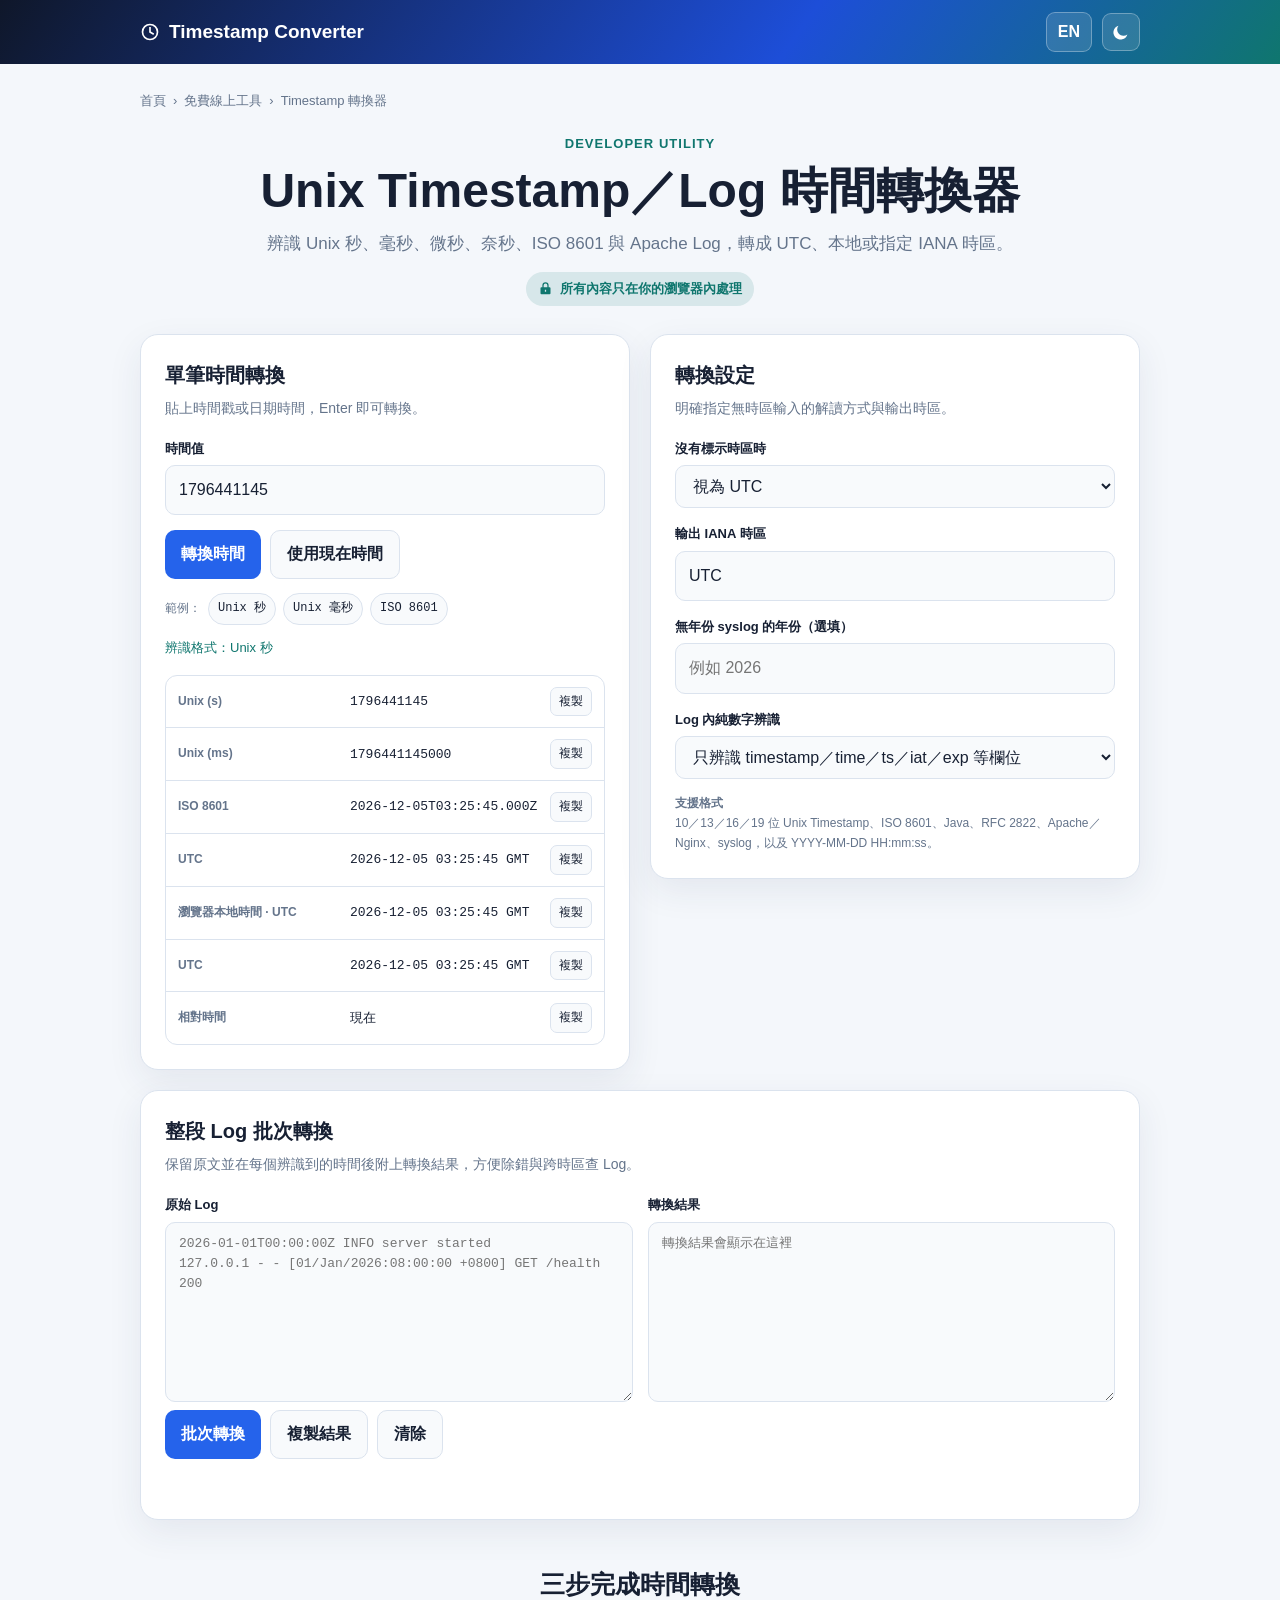
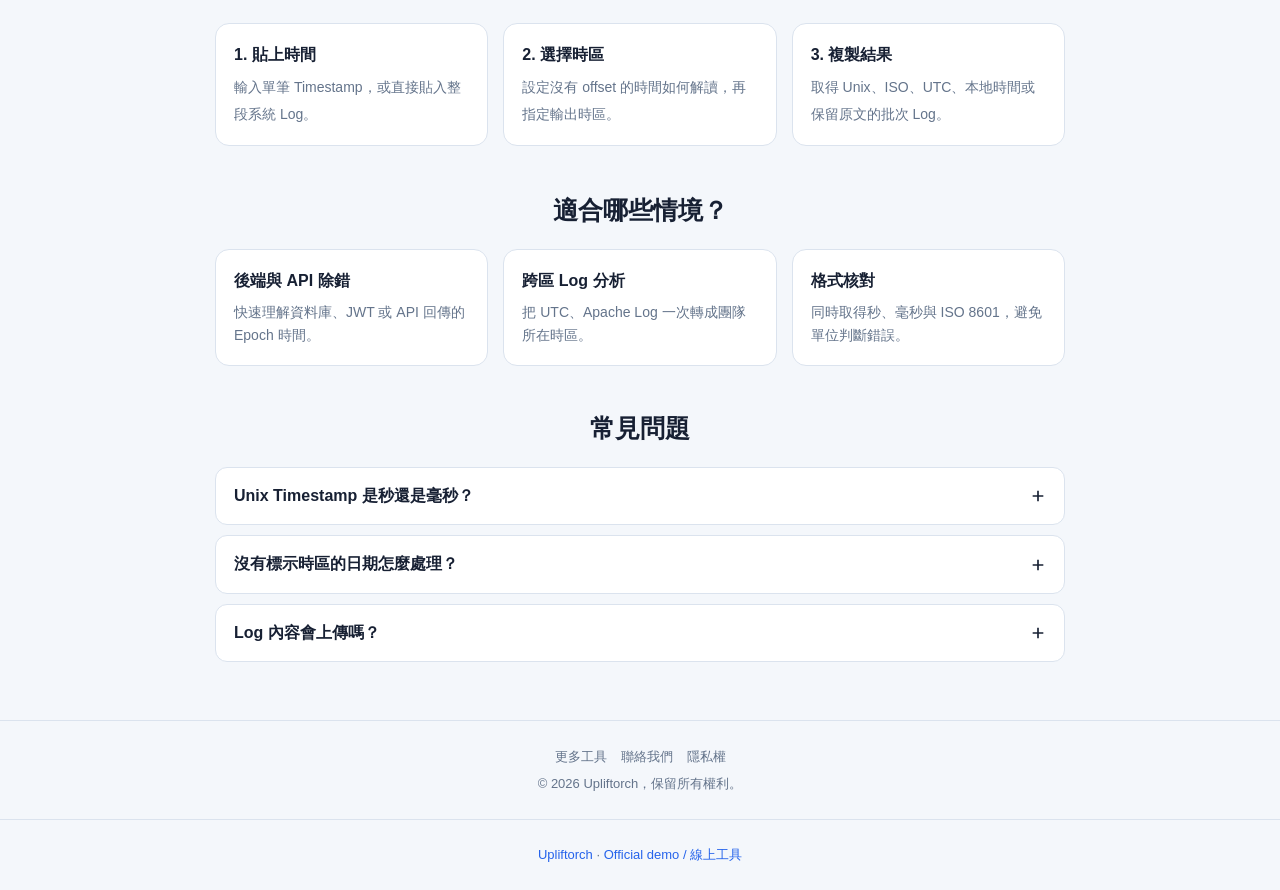
<file: index.html>
<!DOCTYPE html>
<html lang="zh-TW">
<head>
  <meta charset="UTF-8">
  <meta name="viewport" content="width=device-width,initial-scale=1">
  <link rel="canonical" href="https://upliftorch.com/tools/timestamp-converter/">
  <link rel="alternate" hreflang="zh-TW" href="https://upliftorch.com/tools/timestamp-converter/">
  <link rel="alternate" hreflang="en" href="https://upliftorch.com/tools/timestamp-converter/en/">
  <link rel="alternate" hreflang="x-default" href="https://upliftorch.com/tools/timestamp-converter/en/">
  <title>Unix Timestamp 轉換器｜Log 時間批次轉換、ISO 8601 與時區換算</title>
  <meta name="description" content="免費 Unix Timestamp 與 Log 時間轉換器，支援秒、毫秒、微秒、奈秒、ISO 8601、Apache Log，整段批次轉成指定時區。資料只在瀏覽器處理。">
  <meta name="keywords" content="Unix Timestamp 轉換器,時間戳轉換,Epoch Converter,Log 時間轉換,ISO 8601,時區轉換">
  <meta property="og:title" content="Unix Timestamp／Log 時間轉換器">
  <meta property="og:description" content="單筆或整段 Log 批次辨識，快速轉成 UTC、本地與指定時區。">
  <meta property="og:type" content="website">
  <link rel="icon" type="image/svg+xml" href="favicon.svg">
  <link rel="stylesheet" href="styles.css">
  <script type="application/ld+json">{"@context":"https://schema.org","@type":"WebApplication","name":"Unix Timestamp／Log 時間轉換器","url":"https://upliftorch.com/tools/timestamp-converter/","applicationCategory":"DeveloperApplication","operatingSystem":"All","description":"支援 Unix Timestamp、ISO 8601 與 Log 時間批次轉換的免費瀏覽器工具","offers":{"@type":"Offer","price":"0","priceCurrency":"TWD"}}</script>
</head>
<body>
  <header><div class="header-inner"><a class="brand" href="https://upliftorch.com/tools/timestamp-converter/"><span class="icon icon-clock" aria-hidden="true"></span><span>Timestamp Converter</span></a><div class="header-actions"><a href="https://upliftorch.com/tools/timestamp-converter/en/">EN</a><button class="theme-toggle" id="themeToggle" type="button" aria-label="切換深色模式"><span class="icon icon-moon" id="themeIcon" aria-hidden="true"></span></button></div></div></header>
  <main class="container">
    <nav class="breadcrumb" aria-label="麵包屑"><a href="https://upliftorch.com/">首頁</a><span>›</span><a href="https://upliftorch.com/tools">免費線上工具</a><span>›</span><span aria-current="page">Timestamp 轉換器</span></nav>
    <section class="hero"><div class="eyebrow">Developer Utility</div><h1>Unix Timestamp／Log 時間轉換器</h1><p>辨識 Unix 秒、毫秒、微秒、奈秒、ISO 8601 與 Apache Log，轉成 UTC、本地或指定 IANA 時區。</p><div class="privacy-note"><span class="icon icon-lock" aria-hidden="true"></span><span>所有內容只在你的瀏覽器內處理</span></div></section>

    <section class="tool-grid" aria-label="時間轉換工具">
      <div class="card">
        <h2>單筆時間轉換</h2><p class="card-intro">貼上時間戳或日期時間，Enter 即可轉換。</p>
        <div class="field"><label for="timestampInput">時間值</label><input class="input" id="timestampInput" autocomplete="off" spellcheck="false" placeholder="例如 1767225600 或 2026-01-01T00:00:00Z"></div>
        <div class="button-row"><button class="btn btn-primary" id="convertBtn" type="button">轉換時間</button><button class="btn btn-secondary" id="nowBtn" type="button">使用現在時間</button></div>
        <div class="examples"><span>範例：</span><button class="chip" type="button" data-example="1767225600">Unix 秒</button><button class="chip" type="button" data-example="1767225600000">Unix 毫秒</button><button class="chip" type="button" data-example="2026-01-01T00:00:00Z">ISO 8601</button></div>
        <div class="status" id="inputStatus" aria-live="polite"></div><div class="result-panel" id="resultPanel" hidden></div>
      </div>
      <div class="card">
        <h2>轉換設定</h2><p class="card-intro">明確指定無時區輸入的解讀方式與輸出時區。</p>
        <div class="field"><label for="naiveMode">沒有標示時區時</label><select class="select" id="naiveMode"><option value="utc">視為 UTC</option><option value="local">視為瀏覽器本地時間</option><option value="zone">使用指定來源時區</option></select></div>
        <div class="field" id="sourceZoneField" hidden><label for="sourceZone">來源 IANA 時區</label><input class="input" id="sourceZone" list="timezoneList" placeholder="Asia/Tokyo" autocomplete="off"></div>
        <div class="field"><label for="outputZone">輸出 IANA 時區</label><input class="input" id="outputZone" list="timezoneList" placeholder="Asia/Taipei" autocomplete="off"><datalist id="timezoneList"></datalist></div>
        <div class="field"><label for="syslogYear">無年份 syslog 的年份（選填）</label><input class="input" id="syslogYear" type="number" min="1970" max="9999" placeholder="例如 2026"></div>
        <div class="field"><label for="numericMode">Log 內純數字辨識</label><select class="select" id="numericMode"><option value="contextual">只辨識 timestamp／time／ts／iat／exp 等欄位</option><option value="all">辨識全部 10／13／16／19 位數字</option></select></div>
        <div class="supported"><strong>支援格式</strong><br>10／13／16／19 位 Unix Timestamp、ISO 8601、Java、RFC 2822、Apache／Nginx、syslog，以及 YYYY-MM-DD HH:mm:ss。</div>
      </div>
      <div class="card full">
        <h2>整段 Log 批次轉換</h2><p class="card-intro">保留原文並在每個辨識到的時間後附上轉換結果，方便除錯與跨時區查 Log。</p>
        <div class="log-grid"><div><label for="logInput">原始 Log</label><textarea class="textarea" id="logInput" spellcheck="false" placeholder="2026-01-01T00:00:00Z INFO server started&#10;127.0.0.1 - - [01/Jan/2026:08:00:00 +0800] GET /health 200"></textarea></div><div><label for="logOutput">轉換結果</label><textarea class="textarea output" id="logOutput" readonly placeholder="轉換結果會顯示在這裡"></textarea></div></div>
        <div class="button-row"><button class="btn btn-primary" id="logConvertBtn" type="button">批次轉換</button><button class="btn btn-secondary" id="copyLogBtn" type="button">複製結果</button><button class="btn btn-secondary" id="logClearBtn" type="button">清除</button></div><div class="status" id="logStatus" aria-live="polite"></div>
      </div>
    </section>

    <section class="content"><h2>三步完成時間轉換</h2><div class="steps"><div class="step"><strong>1. 貼上時間</strong><span>輸入單筆 Timestamp，或直接貼入整段系統 Log。</span></div><div class="step"><strong>2. 選擇時區</strong><span>設定沒有 offset 的時間如何解讀，再指定輸出時區。</span></div><div class="step"><strong>3. 複製結果</strong><span>取得 Unix、ISO、UTC、本地時間或保留原文的批次 Log。</span></div></div></section>
    <section class="content"><h2>適合哪些情境？</h2><div class="feature-grid"><div class="feature"><strong>後端與 API 除錯</strong><p>快速理解資料庫、JWT 或 API 回傳的 Epoch 時間。</p></div><div class="feature"><strong>跨區 Log 分析</strong><p>把 UTC、Apache Log 一次轉成團隊所在時區。</p></div><div class="feature"><strong>格式核對</strong><p>同時取得秒、毫秒與 ISO 8601，避免單位判斷錯誤。</p></div></div></section>
    <section class="content faq"><h2>常見問題</h2>
      <div class="faq-item"><button class="faq-question" type="button" aria-expanded="false">Unix Timestamp 是秒還是毫秒？</button><div class="faq-answer" hidden>常見 Unix Timestamp 是從 1970-01-01 UTC 起算的秒數；JavaScript 等環境也常使用毫秒。本工具依位數辨識 10、13、16、19 位數值。</div></div>
      <div class="faq-item"><button class="faq-question" type="button" aria-expanded="false">沒有標示時區的日期怎麼處理？</button><div class="faq-answer" hidden>預設視為 UTC，避免因電腦所在位置不同而得到不同答案。若 Log 確定使用本機時間，可改選「瀏覽器本地時間」。</div></div>
      <div class="faq-item"><button class="faq-question" type="button" aria-expanded="false">Log 內容會上傳嗎？</button><div class="faq-answer" hidden>不會。時間辨識與轉換都由瀏覽器中的 JavaScript 完成，輸入內容不會送到伺服器。</div></div>
    </section>
  </main>
  <footer data-seo-bar data-seo-cta><nav><a href="https://upliftorch.com/tools">更多工具</a><a href="https://upliftorch.com/contact">聯絡我們</a><a href="https://upliftorch.com/privacy-policy">隱私權</a></nav><p>© <span id="year"></span> Upliftorch，保留所有權利。</p></footer>
  <script src="core.js"></script><script src="app.js"></script>
<script>document.querySelectorAll(".current-year").forEach(function (el) { el.textContent = new Date().getFullYear(); });</script>

<footer class="open-source-attribution" style="padding:24px;text-align:center"><a href="https://upliftorch.com/">Upliftorch</a> · <a href="https://upliftorch.com/tools/timestamp-converter/">Official demo / 線上工具</a></footer>
</body>
</html>
</file>
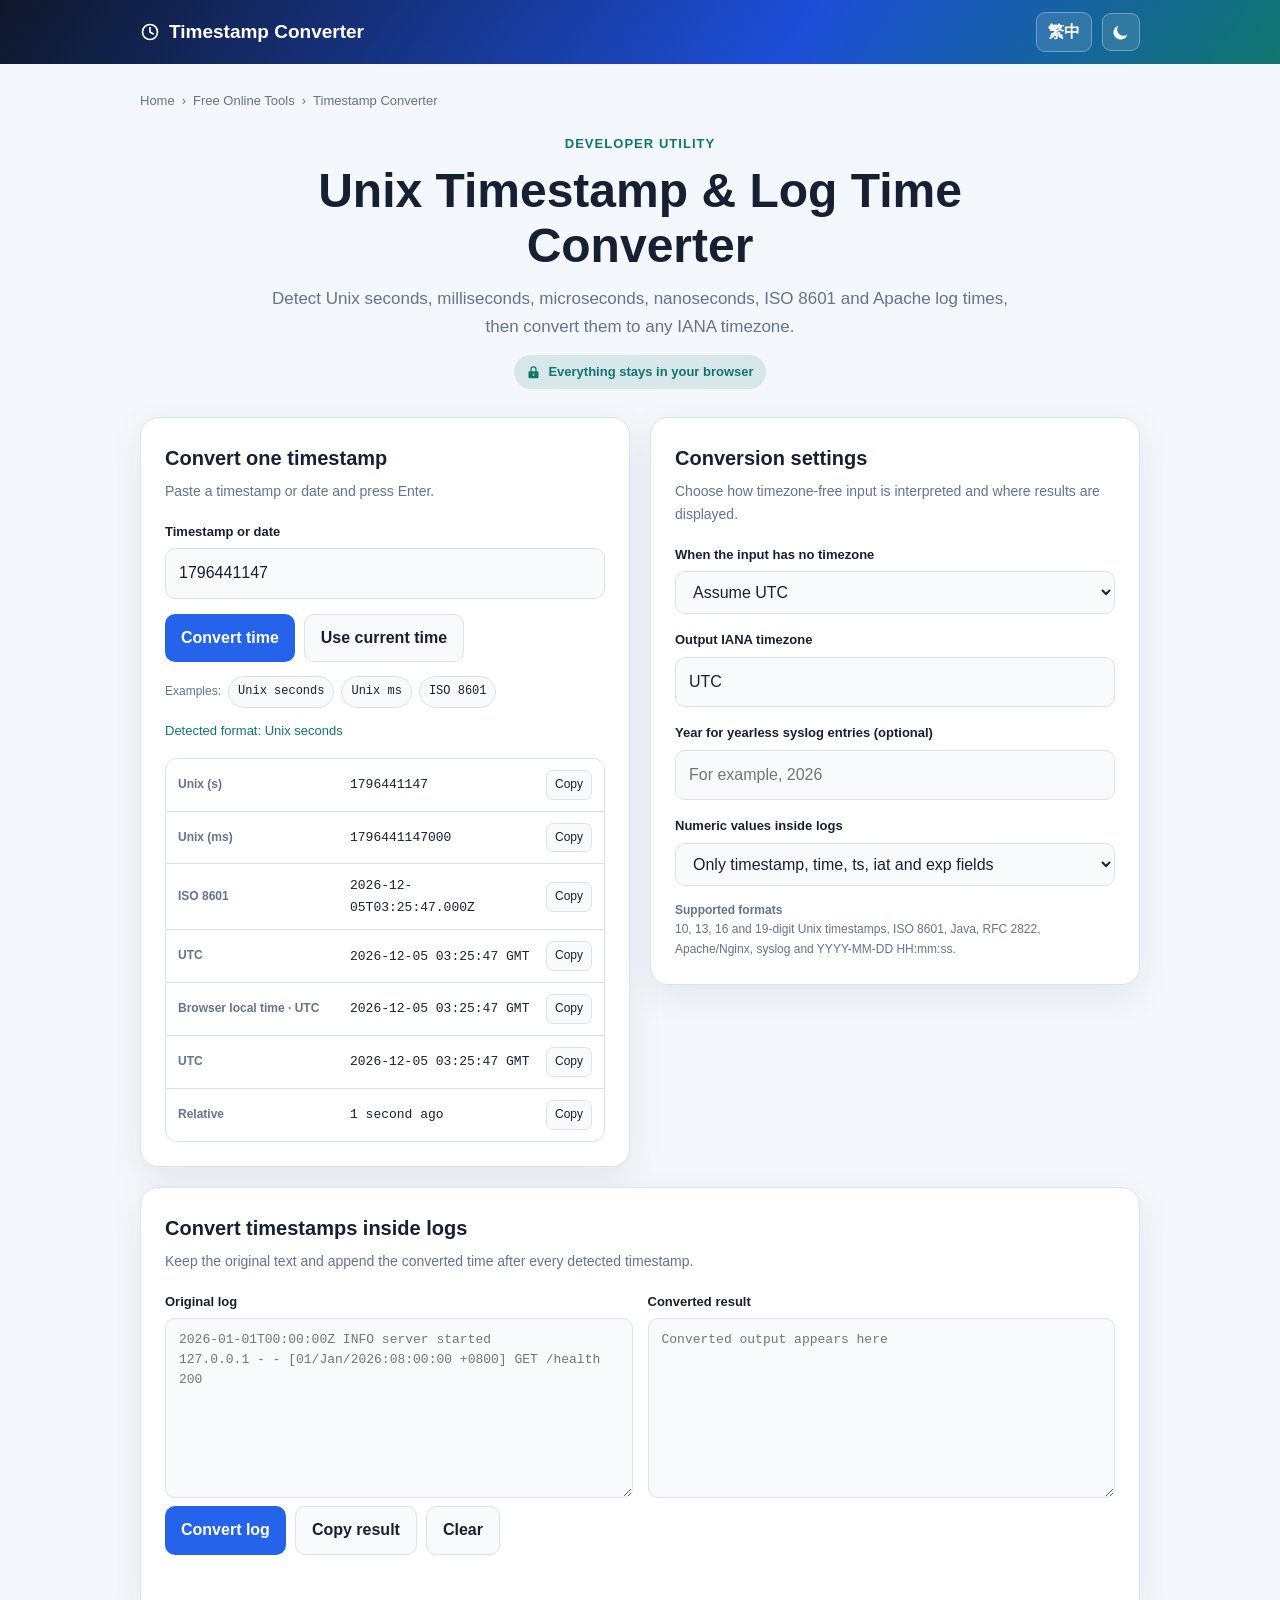
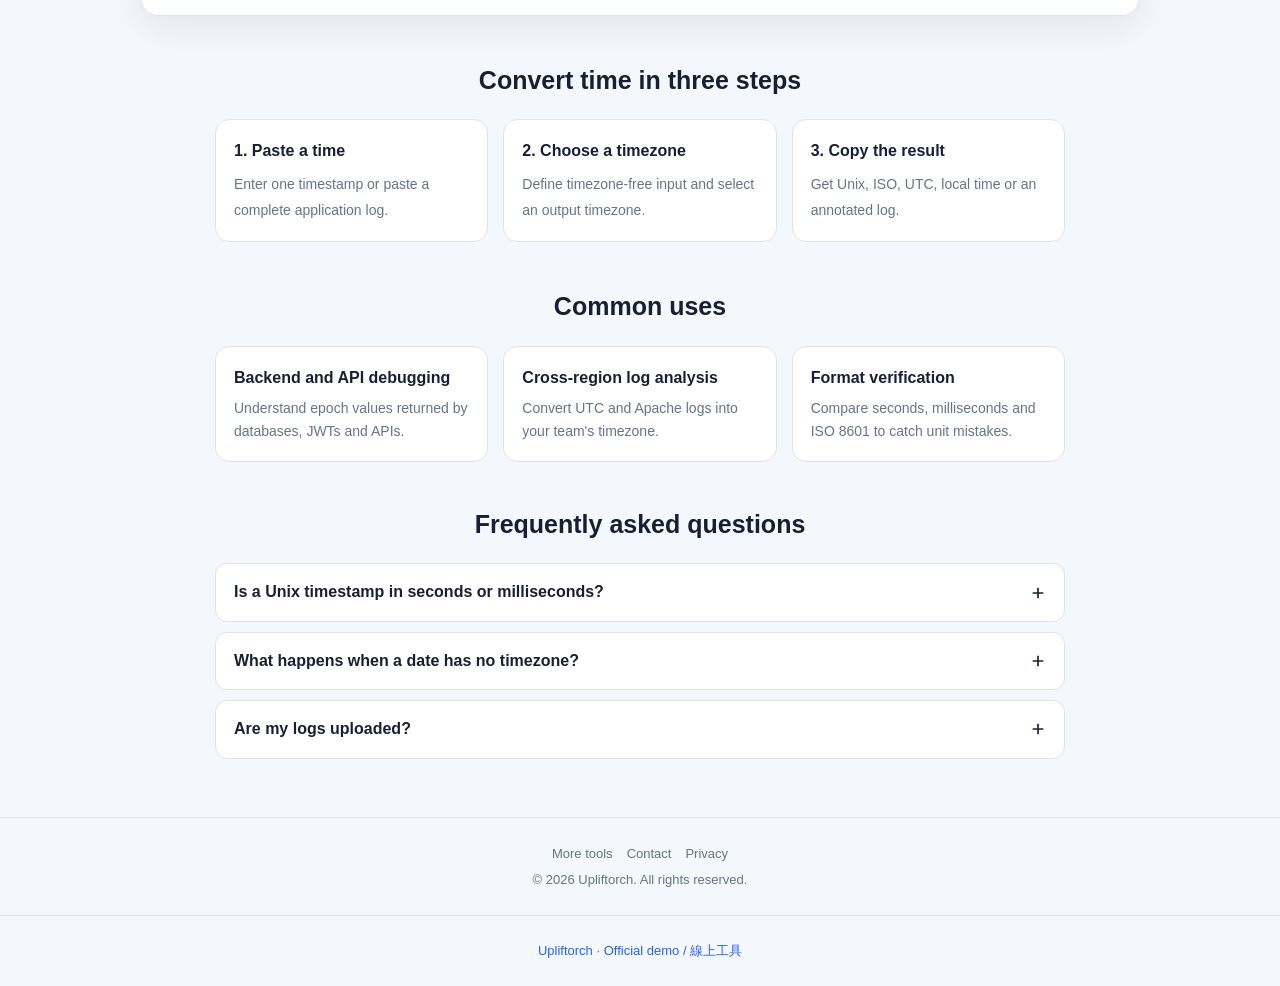
<file: en/index.html>
<!DOCTYPE html>
<html lang="en">
<head>
  <meta charset="UTF-8">
  <meta name="viewport" content="width=device-width,initial-scale=1">
  <link rel="canonical" href="https://upliftorch.com/tools/timestamp-converter/en/">
  <link rel="alternate" hreflang="zh-TW" href="https://upliftorch.com/tools/timestamp-converter/">
  <link rel="alternate" hreflang="en" href="https://upliftorch.com/tools/timestamp-converter/en/">
  <link rel="alternate" hreflang="x-default" href="https://upliftorch.com/tools/timestamp-converter/en/">
  <title>Unix Timestamp Converter — Convert Epoch, ISO 8601 and Log Times</title>
  <meta name="description" content="Free Unix timestamp and log time converter for seconds, milliseconds, microseconds, nanoseconds, ISO 8601 and Apache logs. Convert full logs locally in your browser.">
  <meta name="keywords" content="Unix timestamp converter,epoch converter,log time converter,ISO 8601,time zone converter">
  <meta property="og:title" content="Unix Timestamp and Log Time Converter">
  <meta property="og:description" content="Detect single timestamps or convert complete log snippets to UTC, local time or any IANA timezone.">
  <meta property="og:type" content="website">
  <link rel="icon" type="image/svg+xml" href="../favicon.svg">
  <link rel="stylesheet" href="../styles.css">
  <script type="application/ld+json">{"@context":"https://schema.org","@type":"WebApplication","name":"Unix Timestamp and Log Time Converter","url":"https://upliftorch.com/tools/timestamp-converter/en/","applicationCategory":"DeveloperApplication","operatingSystem":"All","description":"A free browser-based converter for Unix timestamps, ISO 8601 and log times","offers":{"@type":"Offer","price":"0","priceCurrency":"USD"}}</script>
</head>
<body>
  <header><div class="header-inner"><a class="brand" href="https://upliftorch.com/tools/timestamp-converter/en/"><span class="icon icon-clock" aria-hidden="true"></span><span>Timestamp Converter</span></a><div class="header-actions"><a href="https://upliftorch.com/tools/timestamp-converter/">繁中</a><button class="theme-toggle" id="themeToggle" type="button" aria-label="Toggle dark mode"><span class="icon icon-moon" id="themeIcon" aria-hidden="true"></span></button></div></div></header>
  <main class="container">
    <nav class="breadcrumb" aria-label="Breadcrumb"><a href="https://upliftorch.com/">Home</a><span>›</span><a href="https://upliftorch.com/tools-en">Free Online Tools</a><span>›</span><span aria-current="page">Timestamp Converter</span></nav>
    <section class="hero"><div class="eyebrow">Developer Utility</div><h1>Unix Timestamp &amp; Log Time Converter</h1><p>Detect Unix seconds, milliseconds, microseconds, nanoseconds, ISO 8601 and Apache log times, then convert them to any IANA timezone.</p><div class="privacy-note"><span class="icon icon-lock" aria-hidden="true"></span><span>Everything stays in your browser</span></div></section>

    <section class="tool-grid" aria-label="Timestamp conversion tools">
      <div class="card">
        <h2>Convert one timestamp</h2><p class="card-intro">Paste a timestamp or date and press Enter.</p>
        <div class="field"><label for="timestampInput">Timestamp or date</label><input class="input" id="timestampInput" autocomplete="off" spellcheck="false" placeholder="For example, 1767225600 or 2026-01-01T00:00:00Z"></div>
        <div class="button-row"><button class="btn btn-primary" id="convertBtn" type="button">Convert time</button><button class="btn btn-secondary" id="nowBtn" type="button">Use current time</button></div>
        <div class="examples"><span>Examples:</span><button class="chip" type="button" data-example="1767225600">Unix seconds</button><button class="chip" type="button" data-example="1767225600000">Unix ms</button><button class="chip" type="button" data-example="2026-01-01T00:00:00Z">ISO 8601</button></div>
        <div class="status" id="inputStatus" aria-live="polite"></div><div class="result-panel" id="resultPanel" hidden></div>
      </div>
      <div class="card">
        <h2>Conversion settings</h2><p class="card-intro">Choose how timezone-free input is interpreted and where results are displayed.</p>
        <div class="field"><label for="naiveMode">When the input has no timezone</label><select class="select" id="naiveMode"><option value="utc">Assume UTC</option><option value="local">Assume browser local time</option><option value="zone">Use a specific source timezone</option></select></div>
        <div class="field" id="sourceZoneField" hidden><label for="sourceZone">Source IANA timezone</label><input class="input" id="sourceZone" list="timezoneList" placeholder="Asia/Tokyo" autocomplete="off"></div>
        <div class="field"><label for="outputZone">Output IANA timezone</label><input class="input" id="outputZone" list="timezoneList" placeholder="America/New_York" autocomplete="off"><datalist id="timezoneList"></datalist></div>
        <div class="field"><label for="syslogYear">Year for yearless syslog entries (optional)</label><input class="input" id="syslogYear" type="number" min="1970" max="9999" placeholder="For example, 2026"></div>
        <div class="field"><label for="numericMode">Numeric values inside logs</label><select class="select" id="numericMode"><option value="contextual">Only timestamp, time, ts, iat and exp fields</option><option value="all">Every 10, 13, 16 or 19-digit number</option></select></div>
        <div class="supported"><strong>Supported formats</strong><br>10, 13, 16 and 19-digit Unix timestamps, ISO 8601, Java, RFC 2822, Apache/Nginx, syslog and YYYY-MM-DD HH:mm:ss.</div>
      </div>
      <div class="card full">
        <h2>Convert timestamps inside logs</h2><p class="card-intro">Keep the original text and append the converted time after every detected timestamp.</p>
        <div class="log-grid"><div><label for="logInput">Original log</label><textarea class="textarea" id="logInput" spellcheck="false" placeholder="2026-01-01T00:00:00Z INFO server started&#10;127.0.0.1 - - [01/Jan/2026:08:00:00 +0800] GET /health 200"></textarea></div><div><label for="logOutput">Converted result</label><textarea class="textarea output" id="logOutput" readonly placeholder="Converted output appears here"></textarea></div></div>
        <div class="button-row"><button class="btn btn-primary" id="logConvertBtn" type="button">Convert log</button><button class="btn btn-secondary" id="copyLogBtn" type="button">Copy result</button><button class="btn btn-secondary" id="logClearBtn" type="button">Clear</button></div><div class="status" id="logStatus" aria-live="polite"></div>
      </div>
    </section>

    <section class="content"><h2>Convert time in three steps</h2><div class="steps"><div class="step"><strong>1. Paste a time</strong><span>Enter one timestamp or paste a complete application log.</span></div><div class="step"><strong>2. Choose a timezone</strong><span>Define timezone-free input and select an output timezone.</span></div><div class="step"><strong>3. Copy the result</strong><span>Get Unix, ISO, UTC, local time or an annotated log.</span></div></div></section>
    <section class="content"><h2>Common uses</h2><div class="feature-grid"><div class="feature"><strong>Backend and API debugging</strong><p>Understand epoch values returned by databases, JWTs and APIs.</p></div><div class="feature"><strong>Cross-region log analysis</strong><p>Convert UTC and Apache logs into your team's timezone.</p></div><div class="feature"><strong>Format verification</strong><p>Compare seconds, milliseconds and ISO 8601 to catch unit mistakes.</p></div></div></section>
    <section class="content faq"><h2>Frequently asked questions</h2>
      <div class="faq-item"><button class="faq-question" type="button" aria-expanded="false">Is a Unix timestamp in seconds or milliseconds?</button><div class="faq-answer" hidden>A traditional Unix timestamp counts seconds since 1970-01-01 UTC, while JavaScript often uses milliseconds. This tool detects common 10, 13, 16 and 19-digit values.</div></div>
      <div class="faq-item"><button class="faq-question" type="button" aria-expanded="false">What happens when a date has no timezone?</button><div class="faq-answer" hidden>The default is UTC so that results do not change between computers. Choose browser local time when you know the source log was written in local time.</div></div>
      <div class="faq-item"><button class="faq-question" type="button" aria-expanded="false">Are my logs uploaded?</button><div class="faq-answer" hidden>No. Detection and conversion run in JavaScript inside your browser. Your input is not sent to a server.</div></div>
    </section>
  </main>
  <footer data-seo-bar data-seo-cta><nav><a href="https://upliftorch.com/tools-en">More tools</a><a href="https://upliftorch.com/contact">Contact</a><a href="https://upliftorch.com/privacy-policy">Privacy</a></nav><p>© <span id="year"></span> Upliftorch. All rights reserved.</p></footer>
  <script src="../core.js"></script><script src="../app.js"></script>
<script>document.querySelectorAll(".current-year").forEach(function (el) { el.textContent = new Date().getFullYear(); });</script>

<footer class="open-source-attribution" style="padding:24px;text-align:center"><a href="https://upliftorch.com/">Upliftorch</a> · <a href="https://upliftorch.com/tools/timestamp-converter/">Official demo / 線上工具</a></footer>
</body>
</html>
</file>
<file: styles.css>
*{box-sizing:border-box;margin:0;padding:0}
:root{--bg:#f4f7fb;--surface:#fff;--surface-alt:#f8fafc;--text:#172033;--muted:#64748b;--border:#dbe3ee;--primary:#2563eb;--primary-dark:#1d4ed8;--accent:#0f766e;--danger:#b91c1c;--shadow:0 12px 35px rgba(32,52,85,.08)}
[data-theme="dark"]{--bg:#0d1422;--surface:#172033;--surface-alt:#111827;--text:#e5edf8;--muted:#9cabc0;--border:#334155;--primary:#60a5fa;--primary-dark:#93c5fd;--accent:#5eead4;--danger:#fca5a5;--shadow:0 16px 40px rgba(0,0,0,.28)}
body{background:var(--bg);color:var(--text);font-family:-apple-system,BlinkMacSystemFont,"Segoe UI",Roboto,"Noto Sans TC",sans-serif;line-height:1.65}
a{color:var(--primary);text-decoration:none}a:hover{text-decoration:underline}
button,input,select,textarea{font:inherit}
header{background:linear-gradient(125deg,#0f172a,#1d4ed8 62%,#0f766e);color:#fff}
.header-inner{max-width:1040px;height:64px;margin:auto;padding:0 20px;display:flex;align-items:center;justify-content:space-between}
.brand{color:#fff;font-weight:800;font-size:19px;display:inline-flex;align-items:center;gap:9px}.brand:hover{text-decoration:none}
.header-actions{display:flex;gap:10px;align-items:center}.header-actions a,.theme-toggle{border:1px solid rgba(255,255,255,.3);background:rgba(255,255,255,.12);color:#fff;border-radius:9px;padding:6px 11px;font-weight:700;cursor:pointer}.theme-toggle{width:38px;height:38px;padding:0}
.icon{display:inline-block;width:1em;height:1em;flex:0 0 auto;background:currentColor;mask-position:center;mask-repeat:no-repeat;mask-size:contain;-webkit-mask-position:center;-webkit-mask-repeat:no-repeat;-webkit-mask-size:contain}.icon-clock{mask-image:url("assets/icons/clock.svg");-webkit-mask-image:url("assets/icons/clock.svg");font-size:20px}.icon-lock{mask-image:url("assets/icons/lock.svg");-webkit-mask-image:url("assets/icons/lock.svg");font-size:15px}.icon-moon{mask-image:url("assets/icons/moon.svg");-webkit-mask-image:url("assets/icons/moon.svg");font-size:18px}.icon-sun{mask-image:url("assets/icons/sun.svg");-webkit-mask-image:url("assets/icons/sun.svg");font-size:18px}
.theme-toggle{display:grid;place-items:center}
.container{max-width:1040px;margin:auto;padding:26px 20px 48px}
.breadcrumb{display:flex;flex-wrap:wrap;gap:7px;font-size:13px;color:var(--muted);margin-bottom:22px}.breadcrumb a{color:var(--muted)}
.hero{text-align:center;max-width:760px;margin:18px auto 28px}.eyebrow{color:var(--accent);font-size:13px;font-weight:800;letter-spacing:.08em;text-transform:uppercase}.hero h1{font-size:clamp(30px,6vw,48px);line-height:1.15;margin:8px 0 12px}.hero p{color:var(--muted);font-size:17px}
.privacy-note{display:inline-flex;align-items:center;gap:7px;margin-top:14px;padding:6px 12px;border-radius:999px;background:color-mix(in srgb,var(--accent) 12%,transparent);color:var(--accent);font-size:13px;font-weight:700}
.tool-grid{display:grid;grid-template-columns:1fr 1fr;gap:20px;align-items:start}.card{background:var(--surface);border:1px solid var(--border);border-radius:18px;padding:24px;box-shadow:var(--shadow)}.card.full{grid-column:1/-1}.card h2{font-size:20px;margin-bottom:5px}.card-intro{color:var(--muted);font-size:14px;margin-bottom:18px}
label{display:block;font-size:13px;font-weight:750;margin-bottom:6px}.field{margin-bottom:15px}.input,.select,.textarea{width:100%;border:1.5px solid var(--border);background:var(--surface-alt);color:var(--text);border-radius:10px;padding:11px 13px}.input:focus,.select:focus,.textarea:focus{outline:none;border-color:var(--primary);box-shadow:0 0 0 3px color-mix(in srgb,var(--primary) 14%,transparent)}.textarea{min-height:180px;resize:vertical;font-family:ui-monospace,SFMono-Regular,Menlo,monospace;font-size:13px;line-height:1.55}.textarea.output{background:var(--surface-alt)}
.settings{display:grid;grid-template-columns:1fr 1fr;gap:12px}.button-row{display:flex;flex-wrap:wrap;gap:9px}.btn{border:0;border-radius:10px;padding:10px 16px;font-weight:750;cursor:pointer}.btn-primary{background:var(--primary);color:#fff}.btn-primary:hover{background:var(--primary-dark)}.btn-secondary{background:var(--surface-alt);color:var(--text);border:1px solid var(--border)}
.examples{display:flex;align-items:center;flex-wrap:wrap;gap:7px;margin-top:14px;color:var(--muted);font-size:12px}.chip{border:1px solid var(--border);background:var(--surface-alt);color:var(--text);padding:5px 9px;border-radius:999px;cursor:pointer;font-family:ui-monospace,SFMono-Regular,Menlo,monospace}
.status{min-height:24px;margin-top:12px;font-size:13px}.status.success{color:var(--accent)}.status.warning{color:#b45309}.status.error{color:var(--danger)}
.result-panel{margin-top:14px;border:1px solid var(--border);border-radius:12px;overflow:hidden}.result-row{display:grid;grid-template-columns:160px 1fr auto;gap:12px;align-items:center;padding:11px 12px;border-bottom:1px solid var(--border)}.result-row:last-child{border-bottom:0}.result-label{font-size:12px;color:var(--muted);font-weight:700}.result-row code{overflow-wrap:anywhere;font-size:13px}.copy-btn{border:1px solid var(--border);background:var(--surface-alt);color:var(--text);border-radius:7px;padding:4px 8px;cursor:pointer;font-size:12px}
.log-grid{display:grid;grid-template-columns:1fr 1fr;gap:15px}.supported{margin-top:14px;color:var(--muted);font-size:12px}
.content{max-width:850px;margin:44px auto 0}.content h2{text-align:center;font-size:25px;margin-bottom:18px}.steps,.feature-grid{display:grid;grid-template-columns:repeat(3,1fr);gap:15px}.step,.feature{background:var(--surface);border:1px solid var(--border);border-radius:14px;padding:18px}.step strong,.feature strong{display:block;margin-bottom:6px}.step span,.feature p{color:var(--muted);font-size:14px}
.faq{margin-top:42px}.faq-item{background:var(--surface);border:1px solid var(--border);border-radius:12px;margin-bottom:10px;overflow:hidden}.faq-question{width:100%;border:0;background:transparent;color:var(--text);padding:15px 18px;text-align:left;font-weight:750;display:flex;justify-content:space-between;align-items:center;gap:12px;cursor:pointer}.faq-question::after{content:"";width:16px;height:16px;flex:0 0 auto;background:currentColor;mask:url("assets/icons/plus.svg") center/contain no-repeat;-webkit-mask:url("assets/icons/plus.svg") center/contain no-repeat}.faq-question[aria-expanded="true"]::after{mask-image:url("assets/icons/minus.svg");-webkit-mask-image:url("assets/icons/minus.svg")}.faq-answer{padding:0 18px 16px;color:var(--muted);font-size:14px}
footer{border-top:1px solid var(--border);padding:25px 20px;text-align:center;color:var(--muted);font-size:13px}footer nav{margin-bottom:5px}footer nav a{margin:0 7px;color:var(--muted)}
@media(max-width:760px){.container{padding:20px 14px 38px}.tool-grid,.log-grid,.settings,.steps,.feature-grid{grid-template-columns:1fr}.card.full{grid-column:auto}.card{padding:18px}.result-row{grid-template-columns:1fr auto}.result-row code{grid-column:1/-1;grid-row:2}.hero p{font-size:15px}.header-inner{padding:0 14px}.brand{font-size:16px}}
</file>
